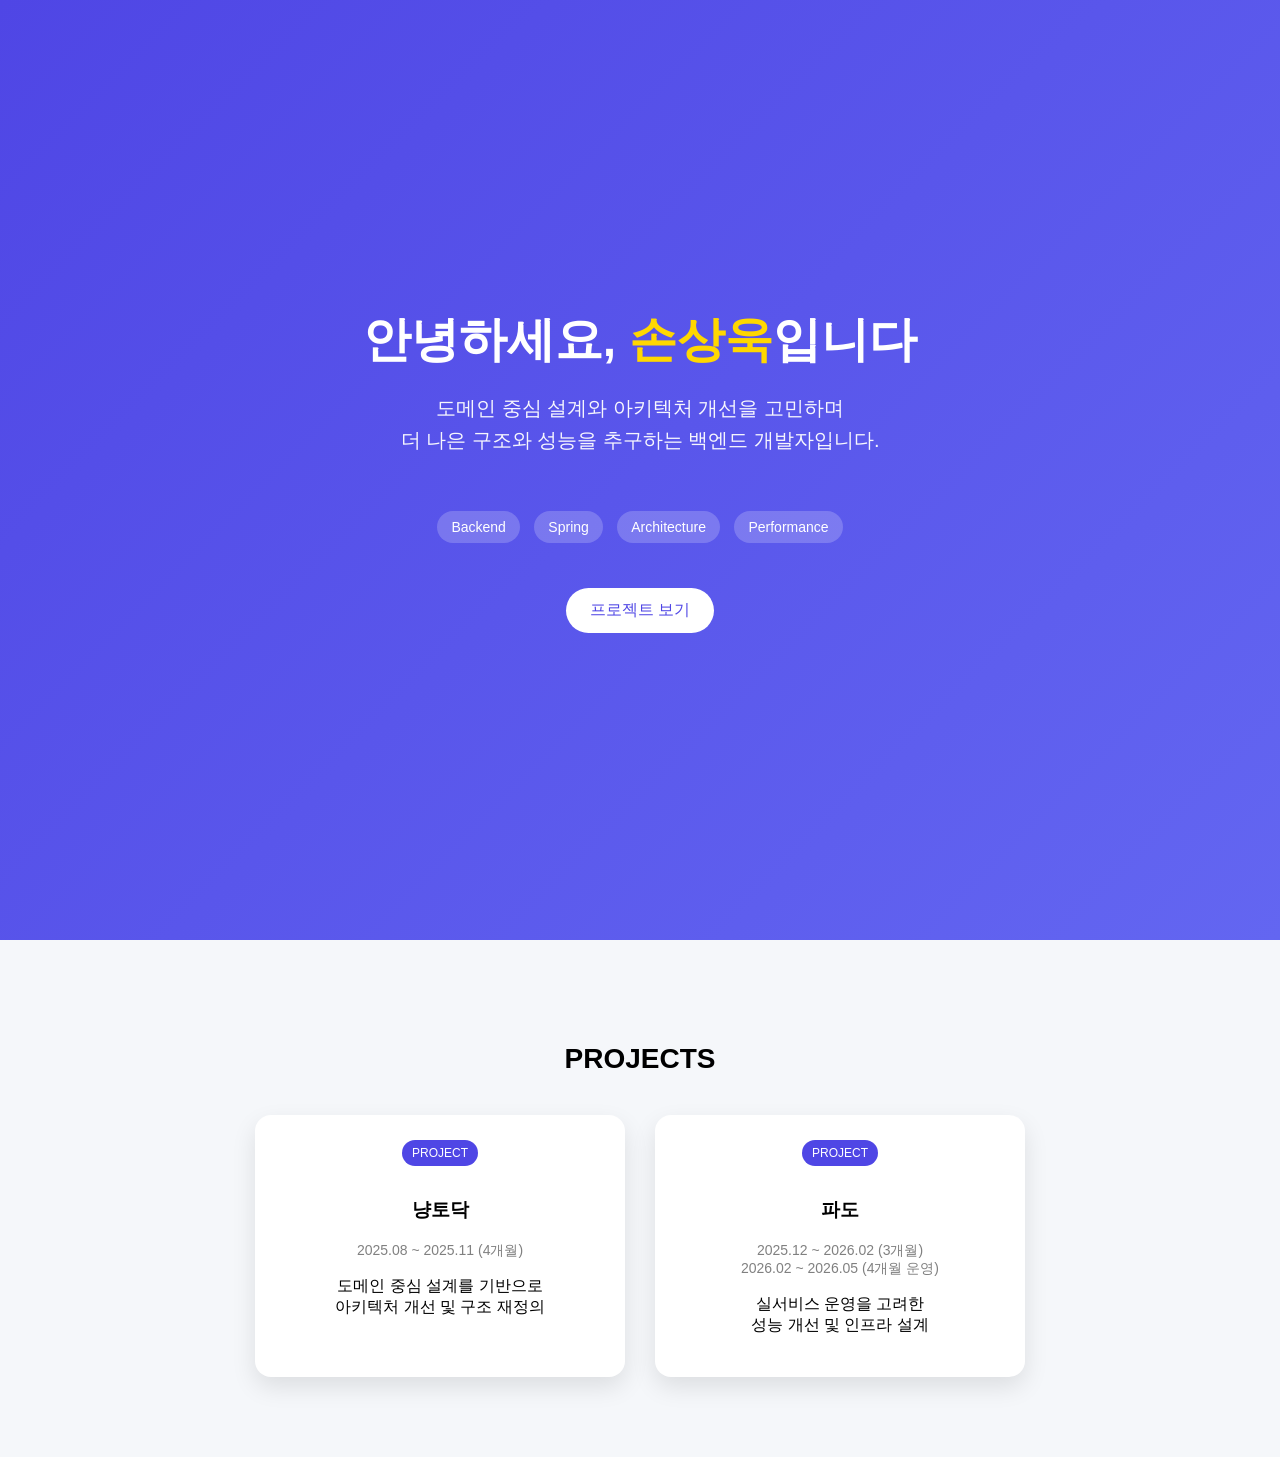
<file: index.html>
<!DOCTYPE html>
<html lang="ko">
<head>
    <meta charset="UTF-8">
    <title>Portfolio</title>
    <style>
        body {
            margin: 0;
            font-family: Arial, sans-serif;
            background: #f5f7fa;
        }

        /* HERO 영역 */
        .hero {
            height: 100vh;
            display: flex;
            flex-direction: column;
            justify-content: center;
            align-items: center;
            text-align: center;
            background: linear-gradient(135deg, #4f46e5, #6366f1);
            color: white;
            padding: 20px;
        }

        .hero h1 {
            font-size: 48px;
            margin: 0;
        }

        .hero h1 span {
            color: #ffd700;
        }

        .hero p {
            font-size: 20px;
            margin-top: 20px;
            max-width: 600px;
            line-height: 1.6;
            opacity: 0.95;
        }

        .skills {
            margin-top: 30px;
        }

        .skills span {
            display: inline-block;
            margin: 5px;
            padding: 8px 14px;
            background: rgba(255, 255, 255, 0.2);
            border-radius: 20px;
            font-size: 14px;
        }

        .hero-btn {
            margin-top: 40px;
            padding: 12px 24px;
            font-size: 16px;
            border: none;
            border-radius: 30px;
            background: white;
            color: #4f46e5;
            cursor: pointer;
            transition: 0.3s;
        }

        .hero-btn:hover {
            background: #ffd700;
            color: black;
        }

        /* 프로젝트 섹션 */
        .projects {
            padding: 80px 20px;
            text-align: center;
        }

        .projects h2 {
            margin-bottom: 40px;
            font-size: 28px;
        }

        .card-container {
            display: flex;
            justify-content: center;
        }

        .card {
            width: 320px;
            padding: 25px;
            border-radius: 16px;
            background: white;
            box-shadow: 0 10px 25px rgba(0, 0, 0, 0.1);
            text-decoration: none;
            color: black;
            transition: all 0.3s ease;
        }

        .card:hover {
            transform: translateY(-8px);
            box-shadow: 0 20px 40px rgba(0, 0, 0, 0.2);
        }

        .badge {
            display: inline-block;
            margin-bottom: 12px;
            padding: 6px 10px;
            font-size: 12px;
            border-radius: 20px;
            background: #4f46e5;
            color: white;
        }

        .card-container {
            display: flex;
            justify-content: center;
            gap: 30px;
            flex-wrap: wrap;
        }
    </style>
</head>
<body>

<!-- HERO -->
<section class="hero">
    <h1>안녕하세요, <span>손상욱</span>입니다</h1>
    <p>
        도메인 중심 설계와 아키텍처 개선을 고민하며<br>
        더 나은 구조와 성능을 추구하는 백엔드 개발자입니다.
    </p>

    <div class="skills">
        <span>Backend</span>
        <span>Spring</span>
        <span>Architecture</span>
        <span>Performance</span>
    </div>

    <button class="hero-btn" onclick="document.getElementById('projects').scrollIntoView({behavior:'smooth'})">
        프로젝트 보기
    </button>
</section>

<!-- Projects -->
<section class="projects" id="projects">
    <h2>PROJECTS</h2>

    <div class="card-container" style="gap: 30px; flex-wrap: wrap;">

        <!-- 냥토닥 -->
        <a href="projects/nyangtodac/index.html" class="card">
            <span class="badge">PROJECT</span>
            <h3>냥토닥</h3>
            <p style="font-size:14px; color:gray; margin-bottom:10px;">
                2025.08 ~ 2025.11 (4개월)
            </p>
            <p>
                도메인 중심 설계를 기반으로<br>
                아키텍처 개선 및 구조 재정의
            </p>
        </a>

        <!-- 파도 -->
        <a href="projects/pado/index.html" class="card">
            <span class="badge">PROJECT</span>
            <h3>파도</h3>
            <p style="font-size:14px; color:gray; margin-bottom:10px;">
                2025.12 ~ 2026.02 (3개월)<br>
                2026.02 ~ 2026.05 (4개월 운영)
            </p>
            <p>
                실서비스 운영을 고려한<br>
                성능 개선 및 인프라 설계
            </p>
        </a>

    </div>
</section>

</body>
</html>
</file>
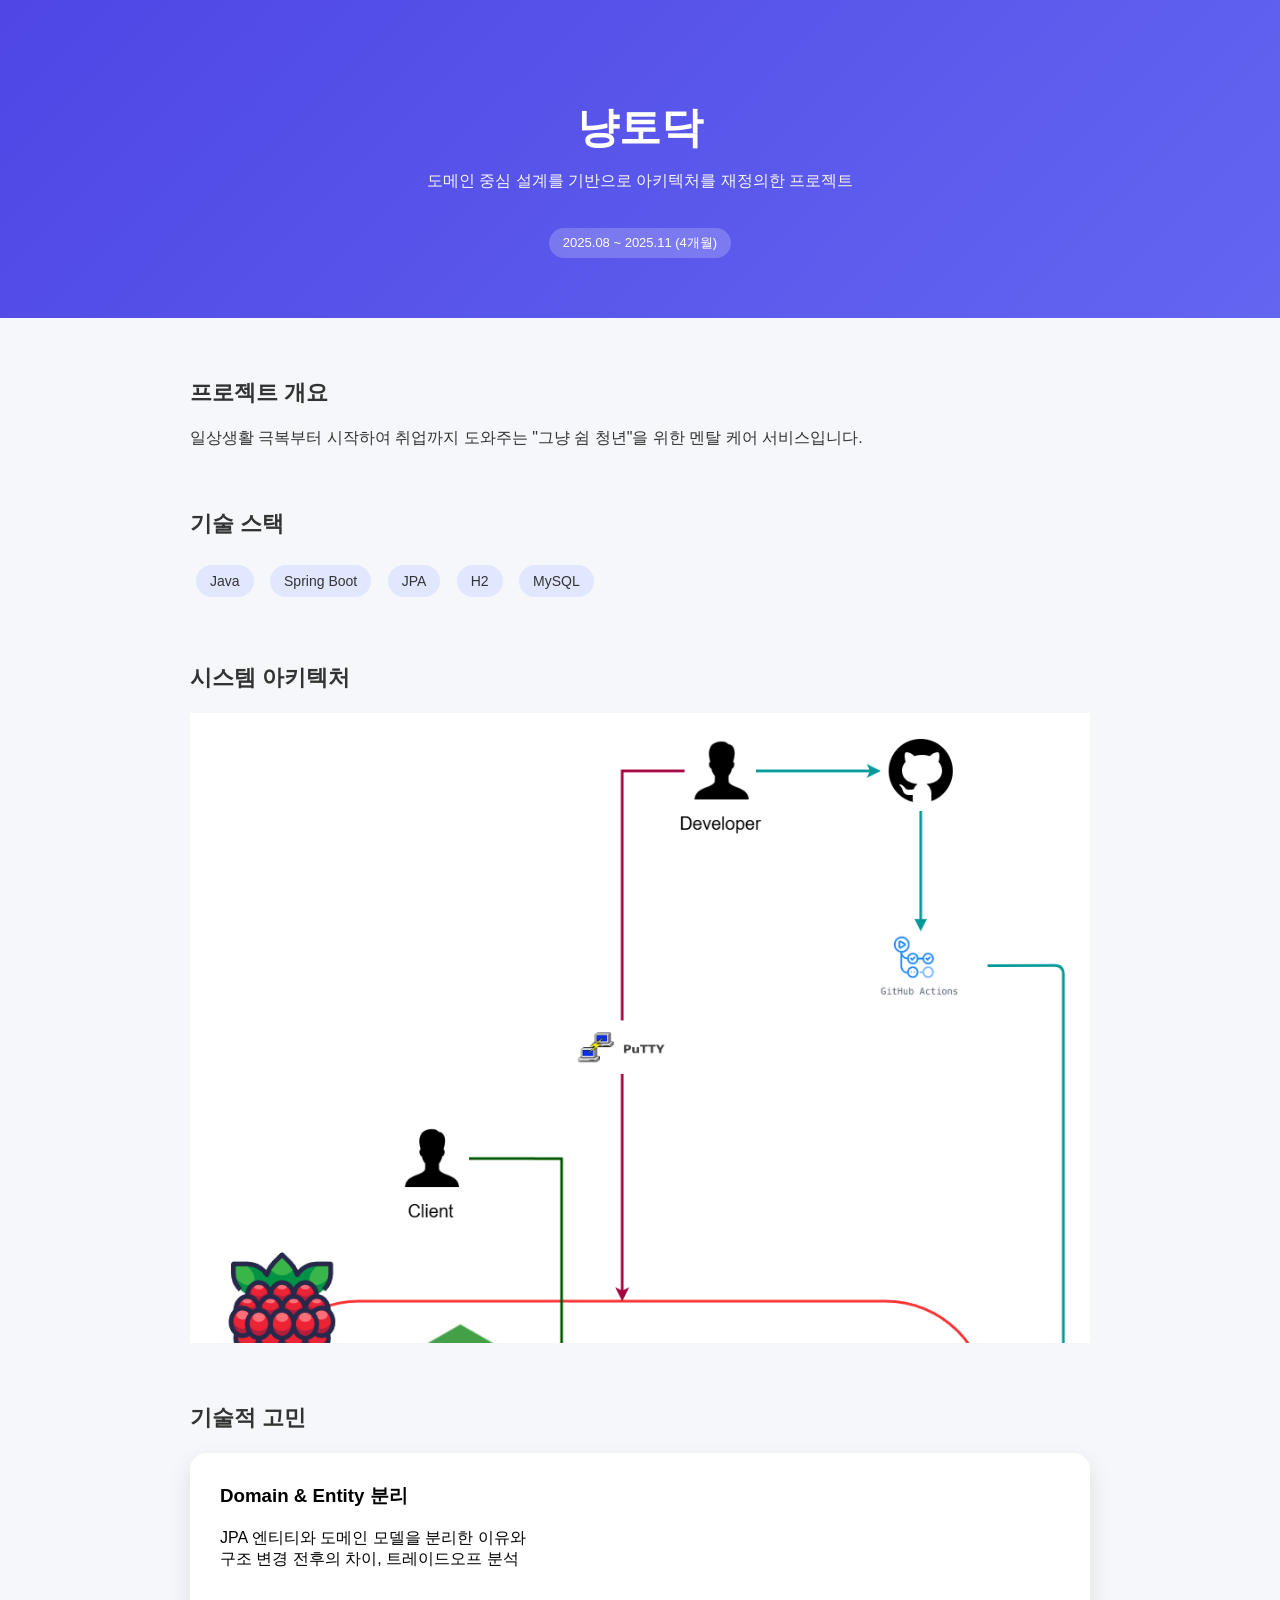
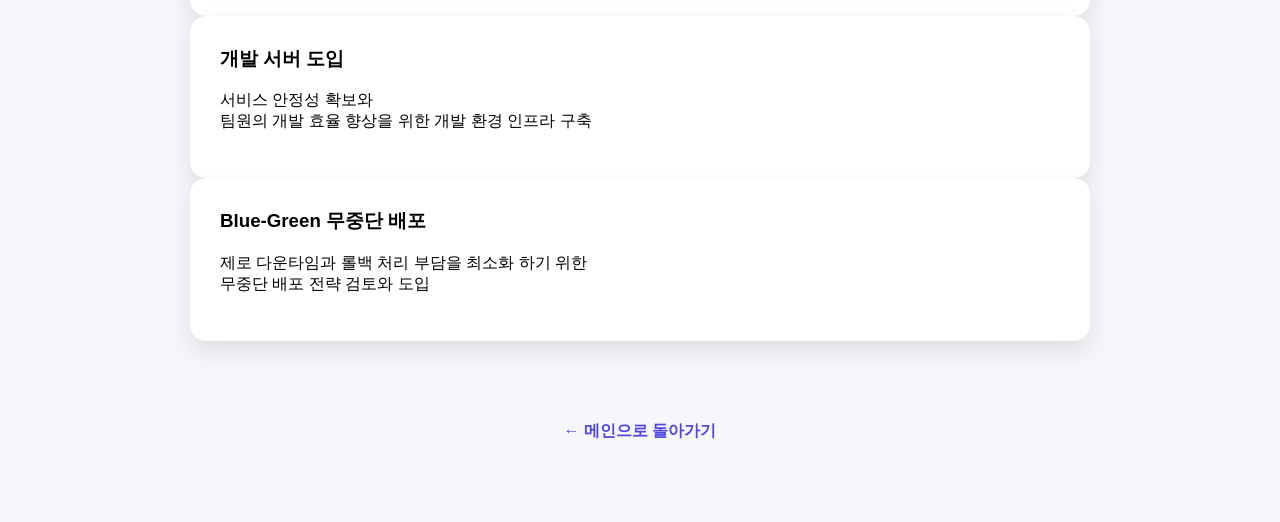
<file: projects/nyangtodac/index.html>
<!DOCTYPE html>
<html lang="ko">
<head>
    <meta charset="UTF-8">
    <title>냥토닥 | Project</title>
    <style>
        body {
            margin: 0;
            font-family: Arial, sans-serif;
            background: #f5f7fa;
            color: #333;
        }

        /* HERO */
        .hero {
            padding: 100px 20px 60px 20px;
            text-align: center;
            background: linear-gradient(135deg, #4f46e5, #6366f1);
            color: white;
        }

        .hero h1 {
            margin: 0;
            font-size: 42px;
        }

        .hero p {
            margin-top: 15px;
            font-size: 16px;
            opacity: 0.95;
        }

        .badge {
            display: inline-block;
            margin-top: 20px;
            padding: 6px 14px;
            border-radius: 20px;
            font-size: 13px;
            background: rgba(255, 255, 255, 0.2);
        }

        /* CONTENT */
        .container {
            max-width: 900px;
            margin: 60px auto;
            padding: 0 20px;
        }

        .section {
            margin-bottom: 60px;
            gap: 28px;
        }

        .section h2 {
            margin-bottom: 20px;
            font-size: 22px;
        }

        .stack span {
            display: inline-block;
            margin: 6px;
            padding: 8px 14px;
            border-radius: 20px;
            background: #e0e7ff;
            font-size: 14px;
        }

        /* Card */
        .card {
            padding: 30px;
            border-radius: 16px;
            background: white;
            box-shadow: 0 10px 25px rgba(0, 0, 0, 0.1);
            text-decoration: none;
            color: black;
            display: block;
            transition: all 0.3s ease;
        }

        .card:hover {
            transform: translateY(-6px);
            box-shadow: 0 18px 35px rgba(0, 0, 0, 0.15);
        }

        .card h3 {
            margin-top: 0;
        }

        .back {
            text-align: center;
            margin: 80px 0;
        }

        .back a {
            text-decoration: none;
            color: #4f46e5;
            font-weight: bold;
        }

        .back a:hover {
            text-decoration: underline;
        }
    </style>
</head>
<body>

<!-- HERO -->
<section class="hero">
    <h1>냥토닥</h1>
    <p>도메인 중심 설계를 기반으로 아키텍처를 재정의한 프로젝트</p>
    <div class="badge">2025.08 ~ 2025.11 (4개월)</div>
</section>

<div class="container">

    <!-- 프로젝트 소개 -->
    <div class="section">
        <h2>프로젝트 개요</h2>
        <p>일상생활 극복부터 시작하여 취업까지 도와주는 "그냥 쉼 청년"을 위한 멘탈 케어 서비스입니다.
        </p>
    </div>

    <!-- 기술 스택 -->
    <div class="section">
        <h2>기술 스택</h2>
        <div class="stack">
            <span>Java</span>
            <span>Spring Boot</span>
            <span>JPA</span>
            <span>H2</span>
            <span>MySQL</span>
        </div>
    </div>

    <!-- 시스템 아키텍처 -->
    <div class="section">
        <h2>시스템 아키텍처</h2>
        <div style="max-height: 70vh; overflow-y: auto; margin-top: 20px;">
            <img src="../../images/nyangtodac_architecture.PNG" alt="냥토닥 아키텍처" style="max-width:100%; height:auto;">
        </div>
    </div>

    <div class="section">
        <h2>기술적 고민</h2>

        <a href="domain-entity-segregate.html" class="card">
            <h3>Domain & Entity 분리</h3>
            <p>
                JPA 엔티티와 도메인 모델을 분리한 이유와<br>
                구조 변경 전후의 차이, 트레이드오프 분석
            </p>
        </a>
        <a href="dev-infra.html" class="card">
            <h3>개발 서버 도입</h3>
            <p>
                서비스 안정성 확보와<br>
                팀원의 개발 효율 향상을 위한 개발 환경 인프라 구축
            </p>
        </a>
        <a href="blue-green.html" class="card">
            <h3>Blue-Green 무중단 배포</h3>
            <p>
                제로 다운타임과 롤백 처리 부담을 최소화 하기 위한 <br>
                무중단 배포 전략 검토와 도입
            </p>
        </a>

    </div>


</div>

<div class="back">
    <a href="../../index.html">← 메인으로 돌아가기</a>
</div>

</body>
</html>
</file>
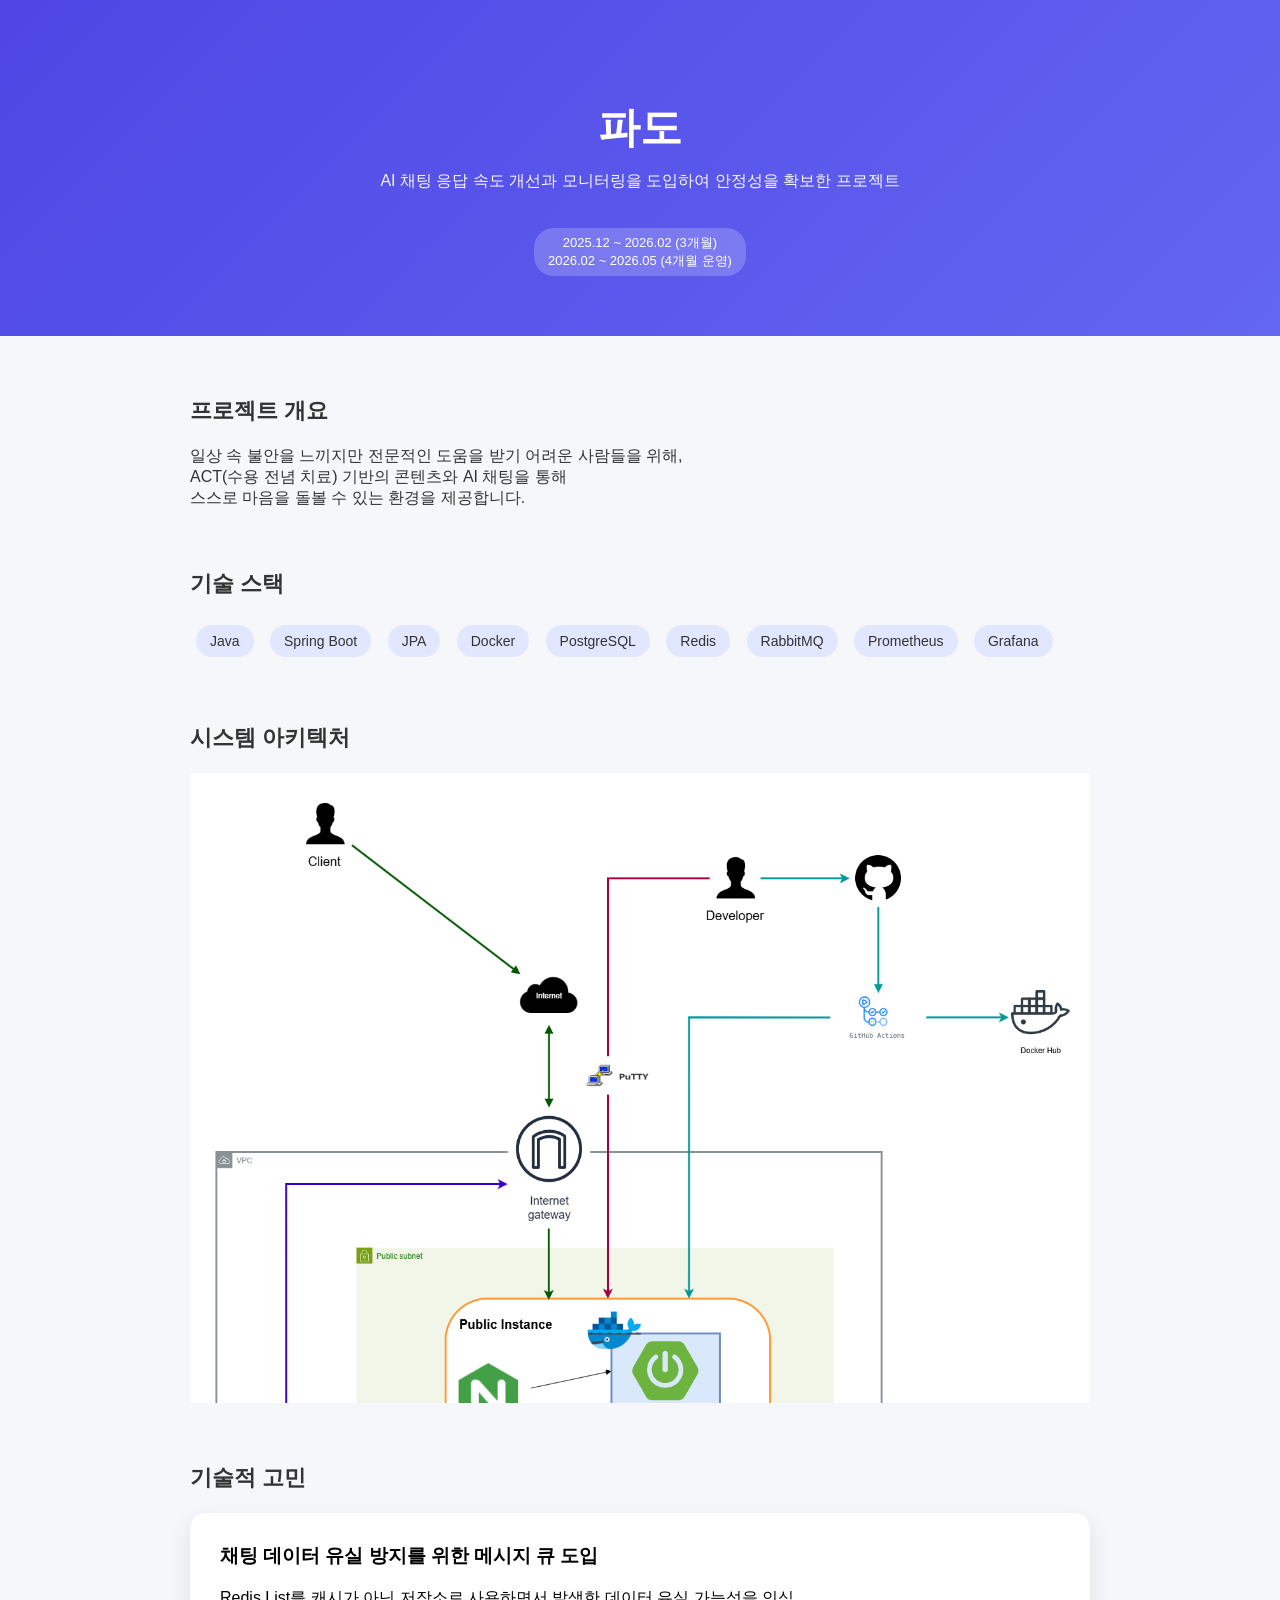
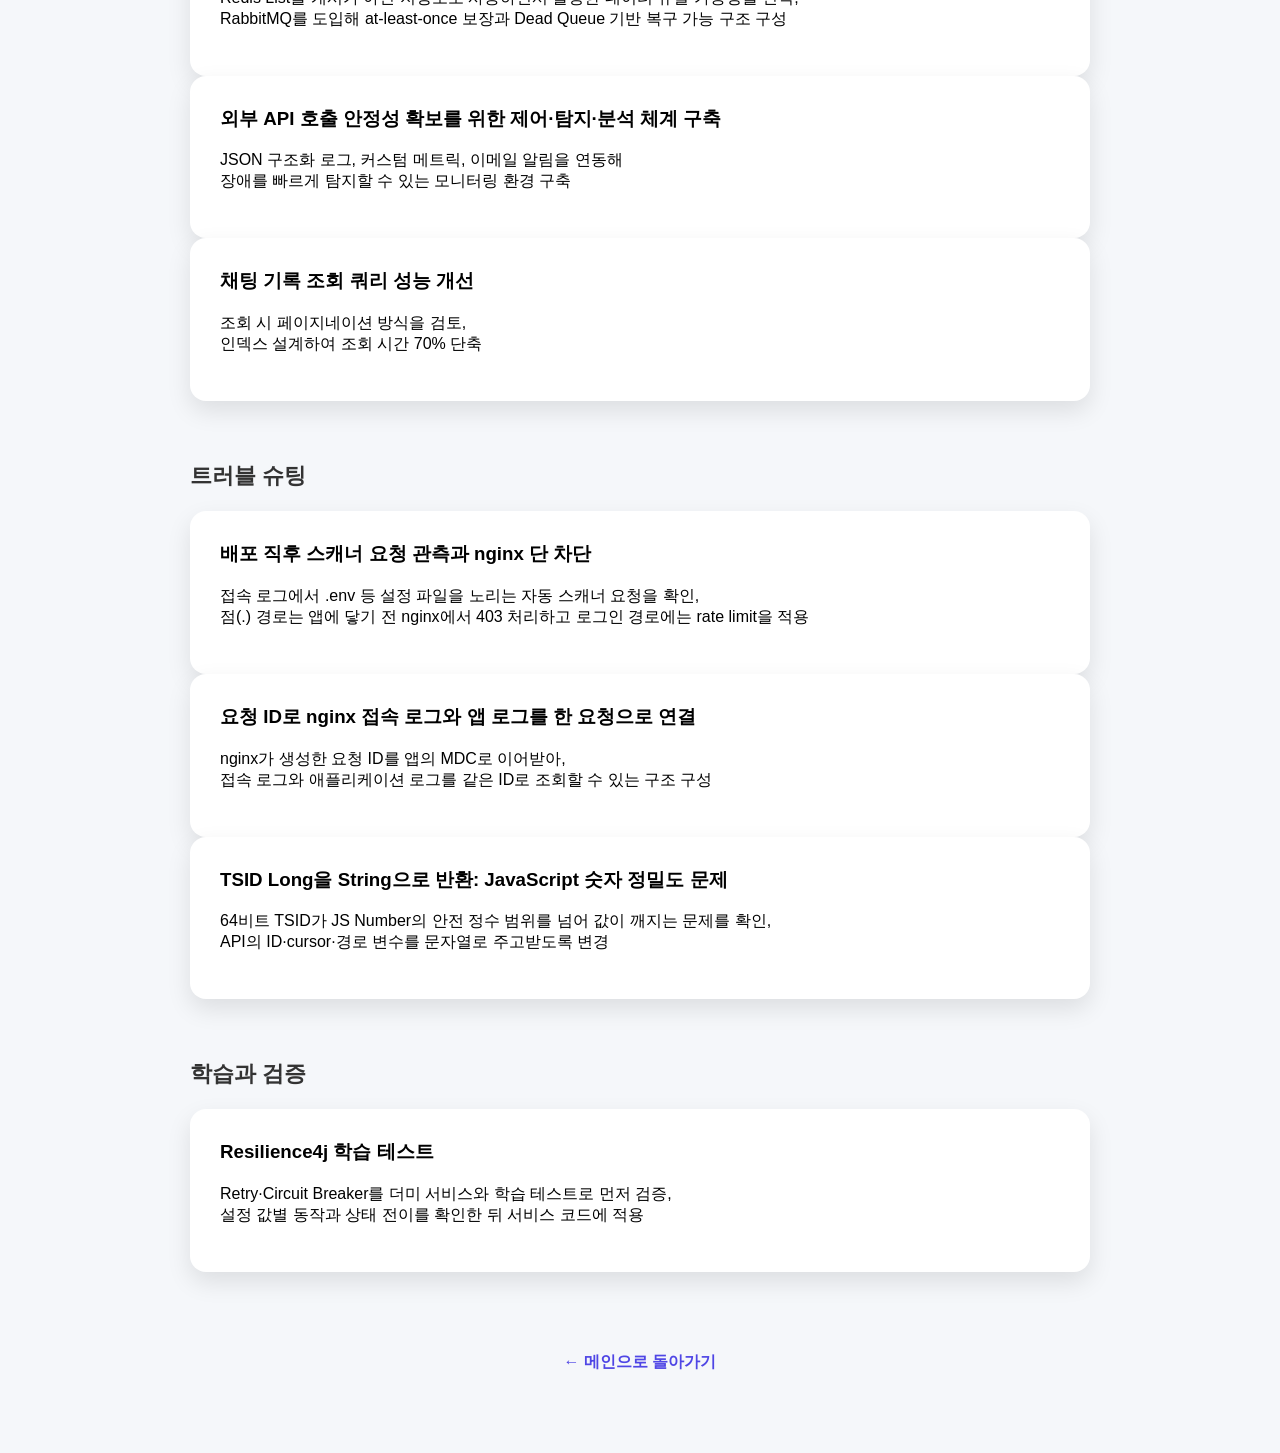
<file: projects/pado/index.html>
<!DOCTYPE html>
<html lang="ko">
<head>
    <meta charset="UTF-8">
    <title>파도 | Project</title>
    <style>
        body {
            margin: 0;
            font-family: Arial, sans-serif;
            background: #f5f7fa;
            color: #333;
        }

        /* HERO */
        .hero {
            padding: 100px 20px 60px 20px;
            text-align: center;
            background: linear-gradient(135deg, #4f46e5, #6366f1);
            color: white;
        }

        .hero h1 {
            margin: 0;
            font-size: 42px;
        }

        .hero p {
            margin-top: 15px;
            font-size: 16px;
            opacity: 0.95;
        }

        .badge {
            display: inline-block;
            margin-top: 20px;
            padding: 6px 14px;
            border-radius: 20px;
            font-size: 13px;
            background: rgba(255, 255, 255, 0.2);
        }

        /* CONTENT */
        .container {
            max-width: 900px;
            margin: 60px auto;
            padding: 0 20px;
        }

        .section {
            margin-bottom: 60px;
            gap: 28px;
        }

        .section h2 {
            margin-bottom: 20px;
            font-size: 22px;
        }

        .stack span {
            display: inline-block;
            margin: 6px;
            padding: 8px 14px;
            border-radius: 20px;
            background: #e0e7ff;
            font-size: 14px;
        }

        /* Card */
        .card {
            padding: 30px;
            border-radius: 16px;
            background: white;
            box-shadow: 0 10px 25px rgba(0, 0, 0, 0.1);
            text-decoration: none;
            color: black;
            display: block;
            transition: all 0.3s ease;
        }

        .card:hover {
            transform: translateY(-6px);
            box-shadow: 0 18px 35px rgba(0, 0, 0, 0.15);
        }

        .card h3 {
            margin-top: 0;
        }

        .back {
            text-align: center;
            margin: 80px 0;
        }

        .back a {
            text-decoration: none;
            color: #4f46e5;
            font-weight: bold;
        }

        .back a:hover {
            text-decoration: underline;
        }
    </style>
</head>
<body>

<!-- HERO -->
<section class="hero">
    <h1>파도</h1>
    <p>AI 채팅 응답 속도 개선과 모니터링을 도입하여 안정성을 확보한 프로젝트</p>
    <div class="badge">
        2025.12 ~ 2026.02 (3개월)<br>
        2026.02 ~ 2026.05 (4개월 운영)
    </div>
</section>

<div class="container">

    <!-- 프로젝트 소개 -->
    <div class="section">
        <h2>프로젝트 개요</h2>
        <p>
            일상 속 불안을 느끼지만 전문적인 도움을 받기 어려운 사람들을 위해,<br>
            ACT(수용 전념 치료) 기반의 콘텐츠와 AI 채팅을 통해<br>
            스스로 마음을 돌볼 수 있는 환경을 제공합니다.
        </p>
    </div>

    <!-- 기술 스택 -->
    <div class="section">
        <h2>기술 스택</h2>
        <div class="stack">
            <span>Java</span>
            <span>Spring Boot</span>
            <span>JPA</span>
            <span>Docker</span>
            <span>PostgreSQL</span>
            <span>Redis</span>
            <span>RabbitMQ</span>
            <span>Prometheus</span>
            <span>Grafana</span>
        </div>
    </div>

    <!-- 시스템 아키텍처 -->
    <div class="section">
        <h2>시스템 아키텍처</h2>
        <div style="max-height: 70vh; overflow-y: auto; margin-top: 20px;">
            <img src="../../images/pado_architecture.PNG" alt="파도 아키텍처" style="max-width:100%; height:auto;">
        </div>
    </div>

    <!-- 기술적 고민 -->
    <div class="section">
        <h2>기술적 고민</h2>

        <a href="mq.html" class="card">
            <h3>채팅 데이터 유실 방지를 위한 메시지 큐 도입</h3>
            <p>
                Redis List를 캐시가 아닌 저장소로 사용하면서 발생한 데이터 유실 가능성을 인식,<br>
                RabbitMQ를 도입해 at-least-once 보장과 Dead Queue 기반 복구 가능 구조 구성
            </p>
        </a>
        <a href="api.html" class="card">
            <h3>외부 API 호출 안정성 확보를 위한 제어·탐지·분석 체계 구축</h3>
            <p>
                JSON 구조화 로그, 커스텀 메트릭, 이메일 알림을 연동해<br>
                장애를 빠르게 탐지할 수 있는 모니터링 환경 구축
            </p>
        </a>
        <a href="query.html" class="card">
            <h3>채팅 기록 조회 쿼리 성능 개선</h3>
            <p>
                조회 시 페이지네이션 방식을 검토,<br>
                인덱스 설계하여 조회 시간 70% 단축
            </p>
        </a>

    </div>

    <!-- 트러블 슈팅 -->
    <div class="section">
        <h2>트러블 슈팅</h2>

        <a href="security.html" class="card">
            <h3>배포 직후 스캐너 요청 관측과 nginx 단 차단</h3>
            <p>
                접속 로그에서 .env 등 설정 파일을 노리는 자동 스캐너 요청을 확인,<br>
                점(.) 경로는 앱에 닿기 전 nginx에서 403 처리하고 로그인 경로에는 rate limit을 적용
            </p>
        </a>
        <a href="mdc.html" class="card">
            <h3>요청 ID로 nginx 접속 로그와 앱 로그를 한 요청으로 연결</h3>
            <p>
                nginx가 생성한 요청 ID를 앱의 MDC로 이어받아,<br>
                접속 로그와 애플리케이션 로그를 같은 ID로 조회할 수 있는 구조 구성
            </p>
        </a>
        <a href="tsid.html" class="card">
            <h3>TSID Long을 String으로 반환: JavaScript 숫자 정밀도 문제</h3>
            <p>
                64비트 TSID가 JS Number의 안전 정수 범위를 넘어 값이 깨지는 문제를 확인,<br>
                API의 ID·cursor·경로 변수를 문자열로 주고받도록 변경
            </p>
        </a>

    </div>

    <!-- 학습과 검증 -->
    <div class="section">
        <h2>학습과 검증</h2>

        <a href="learning-test.html" class="card">
            <h3>Resilience4j 학습 테스트</h3>
            <p>
                Retry·Circuit Breaker를 더미 서비스와 학습 테스트로 먼저 검증,<br>
                설정 값별 동작과 상태 전이를 확인한 뒤 서비스 코드에 적용
            </p>
        </a>

    </div>



</div>

<div class="back">
    <a href="../../index.html">← 메인으로 돌아가기</a>
</div>

</body>
</html>
</file>
